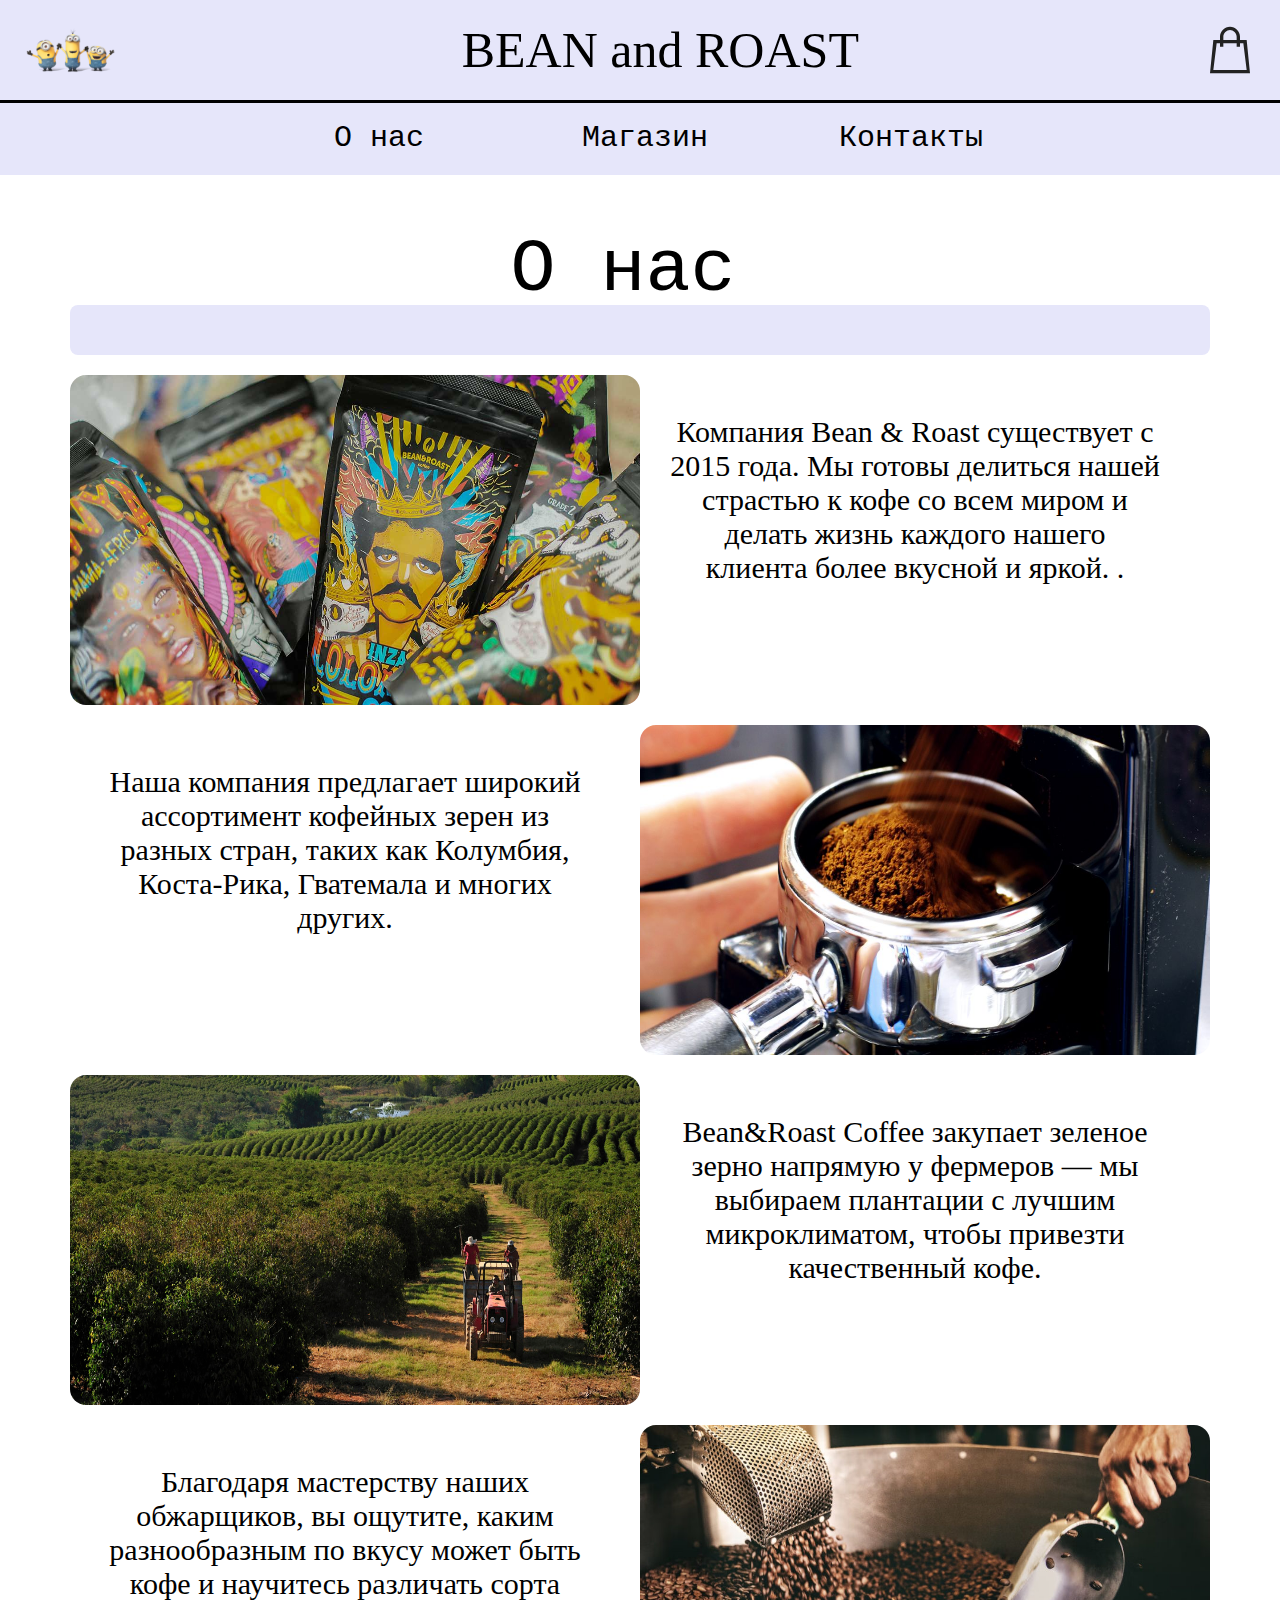
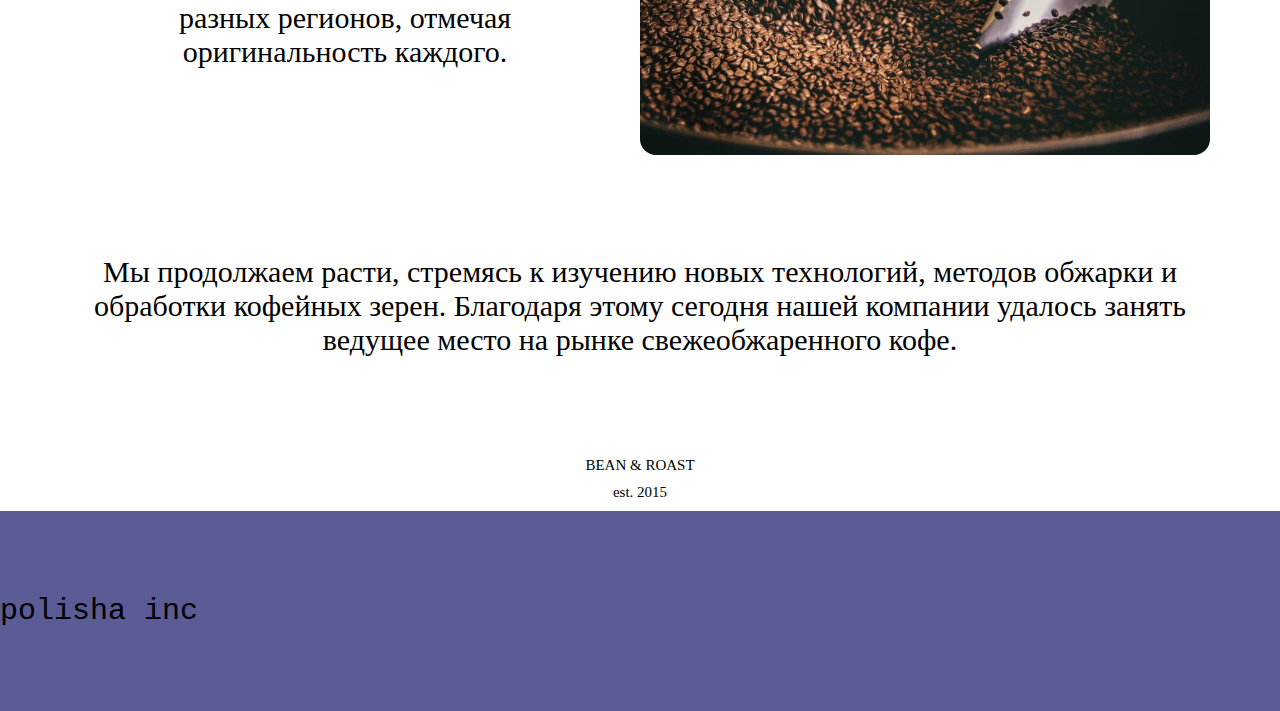
<file: index.html>
<!DOCTYPE html>
<html lang="ru">
<head>
    <meta http-equiv="Content-Type" content="text/html; charset=utf-8">
    <link  rel="stylesheet" href="css/style.css">
    <link  rel="stylesheet" href="css/responstyle.css">
    <title> О нас </title>



</head>
<body>
<div class="container">
    <div class="header">
        <div class="cell1">
            <img src="icons/1.png">
            <p class="htmltext">BEAN and ROAST</p>
            <img src="icons/icon-bag.svg">
        </div>

    </div>

    <div class="sub">
        <div class="cell2line">

        </div>
        <div class="cell2">
            <p class="htmltext2"><a href="index.html">О нас</a></p>
            <p class="htmltext2"><a href="shop.html">Магазин</a></p>
            <p class="htmltext2"><a href="contacts.html">Контакты</a></p>
        </div>
    </div>

    <div class="mid">
        <div class="midtext">
            <p class="headinglvl1">О нас</p>
        </div>
        <div class="midheader">
        </div>

        <div class="aboutus">
            <img src="icons/13-09-2019-02.jpeg" alt="">
            <p class="nachalos">Компания Bean & Roast существует с 2015 года. Мы готовы делиться нашей страстью к кофе со всем миром и делать жизнь каждого нашего клиента более вкусной и яркой.
                .</p>

            <p> Наша компания предлагает широкий ассортимент кофейных зерен из разных стран, таких как Колумбия, Коста-Рика, Гватемала и многих других. </p>
            <img src="icons/person-grinds-grains-coffee-beans-during-the-exhibition-news-photo-1610394139.jpeg" alt="">
<!--            <p>Мы работаем только с лучшими производителями, чтобы гарантировать нашим клиентам идеальный вкус и аромат в каждой чашке кофе.</p>-->
            <img src="icons/kofejnaya-plantaciya-v-efiopii.jpeg" alt="">

            <p class="span"> Bean&Roast Coffee закупает зеленое зерно напрямую у фермеров — мы выбираем плантации с лучшим микроклиматом, чтобы привезти качественный кофе.</p>

            <p> Благодаря мастерству наших обжарщиков, вы ощутите, каким разнообразным по вкусу может быть кофе и научитесь различать сорта разных регионов, отмечая оригинальность каждого.</p>

            <img src="icons/top-luchshie-obzharshchiki-kofe-960h540-960x540.jpeg" alt="">
            
        </div>

        <p class="continue"> Мы продолжаем расти, стремясь к изучению новых технологий,
            методов обжарки и обработки кофейных зерен. Благодаря этому сегодня нашей
            компании удалось занять ведущее место на рынке свежеобжаренного кофе.</p>
        <p class="est">BEAN & ROAST </p>
        <p class="est">est. 2015</p>
        











    </div>


    <div class="footer"><p>polisha inc</p></div>
</div>






</body>
</html>
</file>
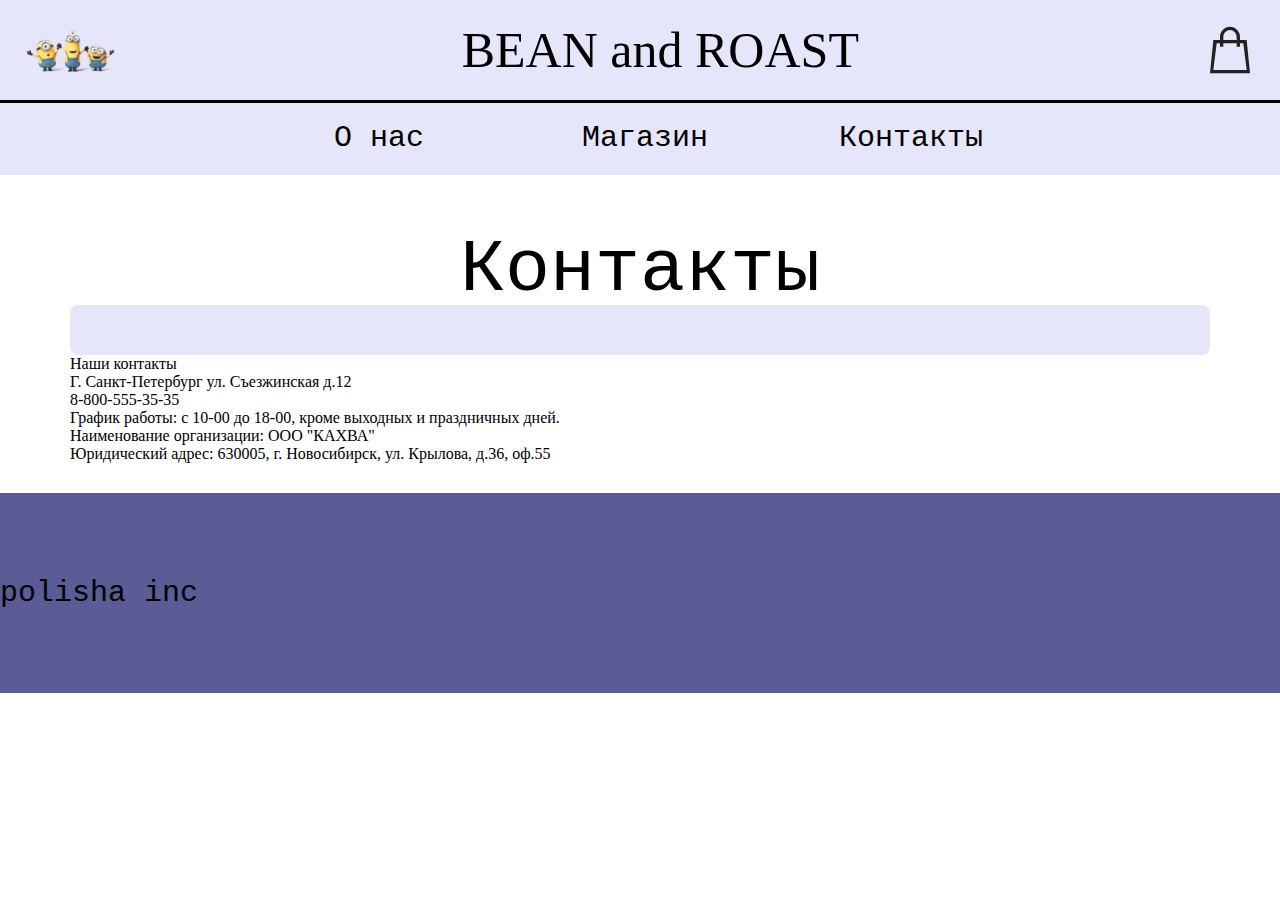
<file: contacts.html>
<!DOCTYPE html>
<html lang="ru">
<head>
    <meta http-equiv="Content-Type" content="text/html; charset=utf-8">
    <link  rel="stylesheet" href="css/contacts.css">
    <title> Контакты </title>
    <style>
        .grid >div{
            border: 1px solid black;
        }
        .grid{
            display:grid;
            grid-template-columns: 20% 33% 1fr;
            grid-template-rows: 200px;
            gap:5px;
        }
        .nachalos{

        }
    </style>


</head>
<body>
<div class="container">
    <div class="header">
        <div class="cell1">
            <img src="icons/1.png">
            <p class="htmltext">BEAN and ROAST</p>
            <img src="icons/icon-bag.svg">
        </div>

    </div>

    <div class="sub">
        <div class="cell2line"/>
        </div>
        <div class="cell2">
            <p class="htmltext2"><a href="index.html">О нас</a></p>
            <p class="htmltext2"><a href="shop.html">Магазин</a></p>
            <p class="htmltext2"><a href="contacts.html">Контакты</a></p>
        </div>
    </div>

    <div class="mid">
        <div class="midtext">
            <p class="headinglvl1">Контакты</p>
        </div>
        <div class="midheader">
        </div>

<div class="contacts">
    <p>Наши контакты</p>
    <p>Г. Санкт-Петербург ул. Съезжинская д.12</p>
    <p>8-800-555-35-35</p>
    <p>График работы: с 10-00 до 18-00, кроме выходных и праздничных дней.</p>
    <p>Наименование организации: ООО "КАХВА"</p>
    <p>Юридический адрес: 630005, г. Новосибирск, ул. Крылова, д.36, оф.55</p>

</div>





        <div class="map">
            <script type="text/javascript" charset="utf-8" async src="https://api-maps.yandex.ru/services/constructor/1.0/js/?um=constructor%3A75928e4c72be7233bb19b597bc9471b5aecd04e241da3adc1ab11f286dd1645f&amp;width=100%25&amp;height=400&amp;lang=ru_RU&amp;scroll=false"></script>
        </div>









        </div>



        <div class="footer"><p>polisha inc</p></div>
    </div>





</body>
</html>
</file>
<file: css/style.css>
*{
    margin:0;
    padding: 0;

    box-sizing:border-box;

}

.container{
    margin: 0 auto;
    width:100% ;
    height:1575px;
    background-color:pink;


}
.header{

    width:100%;
    height:100px;
    background-color:lavender;
    display: flex;
    justify-content: space-between;
}



.cell1{


    width: 100%;
    height:100px;
    margin-right:10px;
    background-color: lavender;
    position:fixed;
    display: flex;
    justify-content: space-between;
}

.htmltext{
    font-size: 50px;
    user-select: none;
    left:35.7%;
    line-height: 100px;
    font-family:Ustroke;

}
.cell2{
    width: 100%;
    height:100px;
    background-color: lavender;
    display: flex;
    justify-content: center;

}
.cell2line{
    width: 100%;
    height: 3px;
    background-color: black;
}

.htmltext2{
    font-size: 30px;
    line-height: 70px;
    margin-left:10px;
    width:20%;
    text-align:center;
    cursor:pointer;
    font-family: 'Courier New', Courier, monospace;
    user-select: none;

}
.htmltext2 a{
    text-decoration: none;
    color: black;
}
.cell1 img{
    padding: 2%;
}
.sub{
    width: 100%;
    height: 75px;
    background-color: lavender;


}

.mid{
    width: 100%;

    background-color: rgb(255, 255, 255);

    padding-top:30px;
    padding-left: 70px;
    padding-right: 70px;
}

.midtext{
    width: 100%;
    height:100px;
    background-color: white;

}

.headinglvl1{
    font-size: 75px;
    text-align: center;
    padding-top:2%;
    margin-right:3%;
    font-family: 'Courier New', Courier, monospace;

}

.midheader{
    width: 100%;
    height:50px;
    background-color: lavender;
    border-radius: 8px;
}


.aboutus{
    width: 100%;

    display: flex;
    flex-wrap: wrap;
    justify-content: space-between;
}
.aboutus img{
    margin-top:20px;
    width:50%;
    border-radius: 16px;
    height:330px;

}

.aboutus p{
    width: 50%;
    padding-top: 60px;
    padding-left: 30px;
    padding-right: 50px;
    padding-bottom: 30px;
    text-align: center;
    font-family: Manrope;
    font-size: 30px;
}

.continue{
    text-align: center;
    font-family: Manrope;
    font-size: 30px;
    margin-top: 100px;
    margin-bottom: 100px;
}


.est{
    text-align: center;
    font-family: Manrope;
    font-size: 15px;

    margin-bottom: 10px;
}

.footer{
    float: right;
    width: 100%;
    height: 200px;
    background-color: rgb(91, 91, 150);
}

.footer p{
    font-size: 30px;
    position:relative;
    top:50%;
    transform: translateY(-50%);

    font-family: 'Courier New', Courier, monospace;

}
</file>
<file: css/responstyle.css>
@media  only screen and (max-width: 1000px){
    .aboutus p{
        font-size: 25px;

    }

}
</file>
<file: css/contacts.css>
*{
    margin:0;
    padding: 0;

    box-sizing:border-box;

}

.container{
    margin: 0 auto;
    width:100% ;

    background-color:pink;


}
.header{

    width:100%;
    height:100px;
    background-color:lavender;
    display: flex;
    justify-content: space-between;
}



.cell1{

    width: 100%;
    height:100px;
    margin-right:10px;
    background-color: lavender;
    position:fixed;
    display: flex;
    justify-content: space-between;
}

.htmltext{
    font-size: 50px;
    user-select: none;
    left:35.7%;
    line-height: 100px;
    font-family:Ustroke;

}
.cell2{
    width: 100%;
    height:100px;
    background-color: lavender;
    display: flex;
    justify-content: center;

}
.cell2line{
    width: 100%;
    height: 3px;
    background-color: black;
}

.htmltext2{
    font-size: 30px;
    line-height: 70px;
    margin-left:10px;
    width:20%;
    text-align:center;
    cursor:pointer;
    font-family: 'Courier New', Courier, monospace;
    user-select: none;

}
.htmltext2 a{
    text-decoration: none;
    color: black;
}
.cell1 img{
    padding: 2%;
}
.sub{
    width: 100%;
    height: 75px;
    background-color: lavender;


}

.mid{
    width: 100%;

    background-color: rgb(255, 255, 255);

    padding-top:30px;
    padding-left: 70px;
    padding-right: 70px;
}

.midtext{
    width: 100%;
    height:100px;
    background-color: white;

}

.headinglvl1{
    font-size: 75px;
    text-align: center;
    padding-top:2%;

    font-family: 'Courier New', Courier, monospace;

}

.midheader{
    width: 100%;
    height:50px;
    background-color: lavender;
    border-radius: 8px;
}


.mid img{
   margin-top:10px;
    width: 100%;
    height: 340px;
    border-radius: 4px;
}


.map{
    margin-top: 30px;
    margin-bottom: 30px;

}




.footer{
    float: right;
    width: 100%;
    height: 200px;
    background-color: rgb(91, 91, 150);
}

.footer p{
    font-size: 30px;
    position:relative;
    top:50%;
    transform: translateY(-50%);

    font-family: 'Courier New', Courier, monospace;

}
</file>
